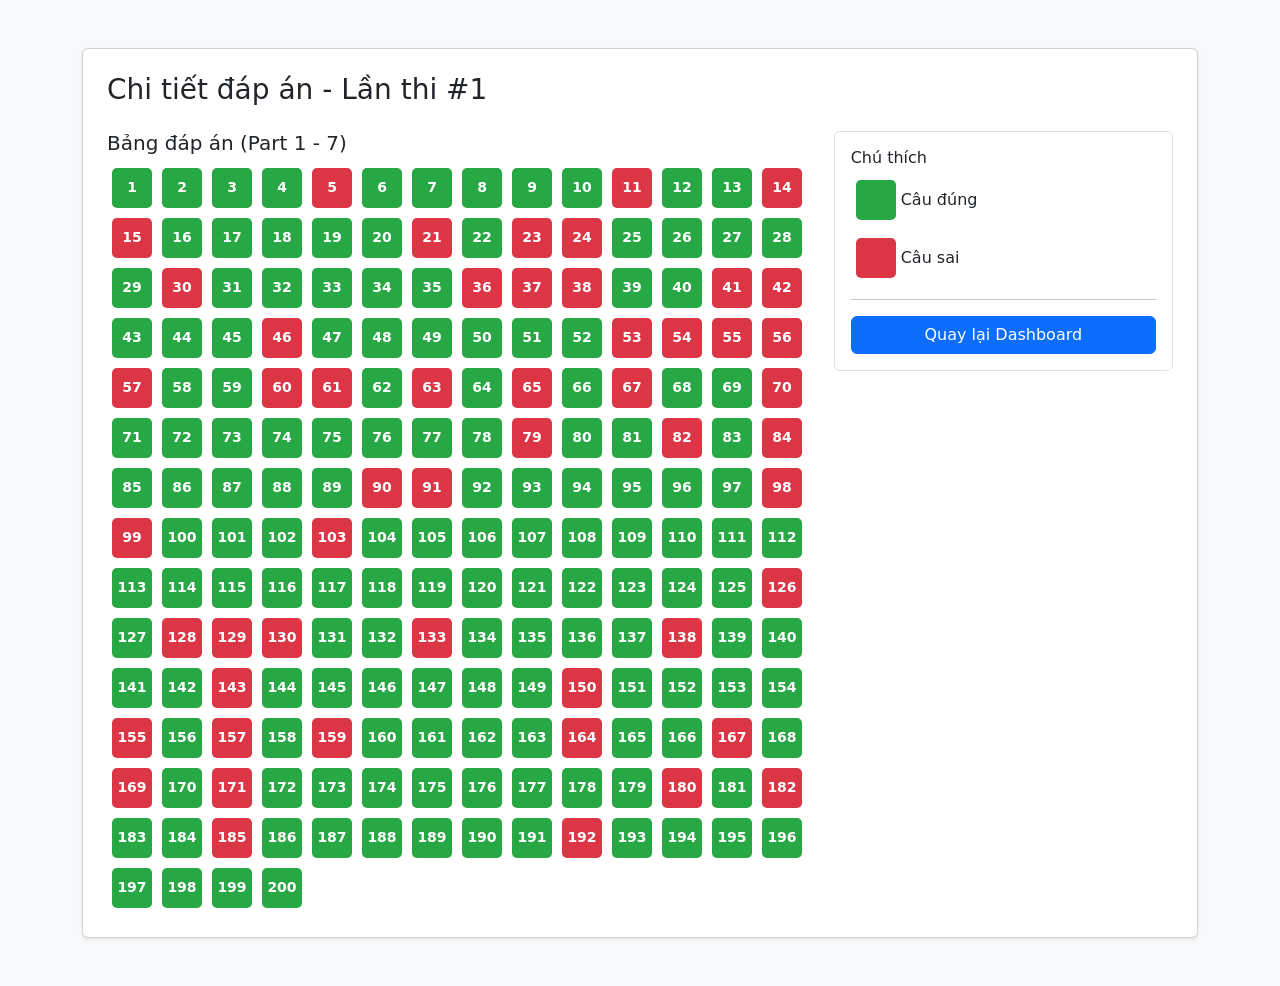
<file: client/html/results.html>
<!DOCTYPE html>
<html lang="vi">
<head>
    <meta charset="UTF-8">
    <title>Chi tiết bài thi - Nhân P4</title>
    <link href="https://cdn.jsdelivr.net/npm/bootstrap@5.3.0/dist/css/bootstrap.min.css" rel="stylesheet">
    <style>
        .question-box {
            width: 40px; height: 40px;
            display: flex; align-items: center; justify-content: center;
            border-radius: 5px; margin: 5px; font-weight: bold; font-size: 14px;
            cursor: pointer; border: 1px solid #ddd;
        }
        .correct { background-color: #28a745; color: white; border: none; }
        .wrong { background-color: #dc3545; color: white; border: none; }
        .not-answered { background-color: #f8f9fa; color: #666; }
    </style>
</head>
<body class="bg-light">
<div class="container py-5">
    <div class="card shadow-sm p-4">
        <h3 class="mb-4">Chi tiết đáp án - Lần thi #1</h3>
        
        <div class="row">
            <div class="col-md-8">
                <h5>Bảng đáp án (Part 1 - 7)</h5>
                <div id="answer-grid" class="d-flex flex-wrap">
                    </div>
            </div>

            <div class="col-md-4">
                <div class="p-3 border rounded bg-white">
                    <h6>Chú thích</h6>
                    <div class="d-flex align-items-center mb-2">
                        <div class="question-box correct"></div> <span>Câu đúng</span>
                    </div>
                    <div class="d-flex align-items-center mb-2">
                        <div class="question-box wrong"></div> <span>Câu sai</span>
                    </div>
                    <hr>
                    <a href="dashboard.html" class="btn btn-primary w-100">Quay lại Dashboard</a>
                </div>
            </div>
        </div>
    </div>
</div>

<script src="https://code.jquery.com/jquery-3.6.0.min.js"></script>
<script>
$(document).ready(function() {
    // Giả lập dữ liệu từ bảng attempt_answers (Tuần 3 sẽ lấy từ DB thật)
    const mockResults = [];
    for(let i=1; i<=200; i++) {
        mockResults.push({
            question_no: i,
            is_correct: Math.random() > 0.3 // Giả lập đúng/sai ngẫu nhiên
        });
    }

    // Đổ dữ liệu vào Grid
    let gridHtml = '';
    mockResults.forEach(item => {
        let statusClass = item.is_correct ? 'correct' : 'wrong';
        gridHtml += `<div class="question-box ${statusClass}">${item.question_no}</div>`;
    });
    $('#answer-grid').html(gridHtml);
});
</script>
</body>
</html>
</file>
